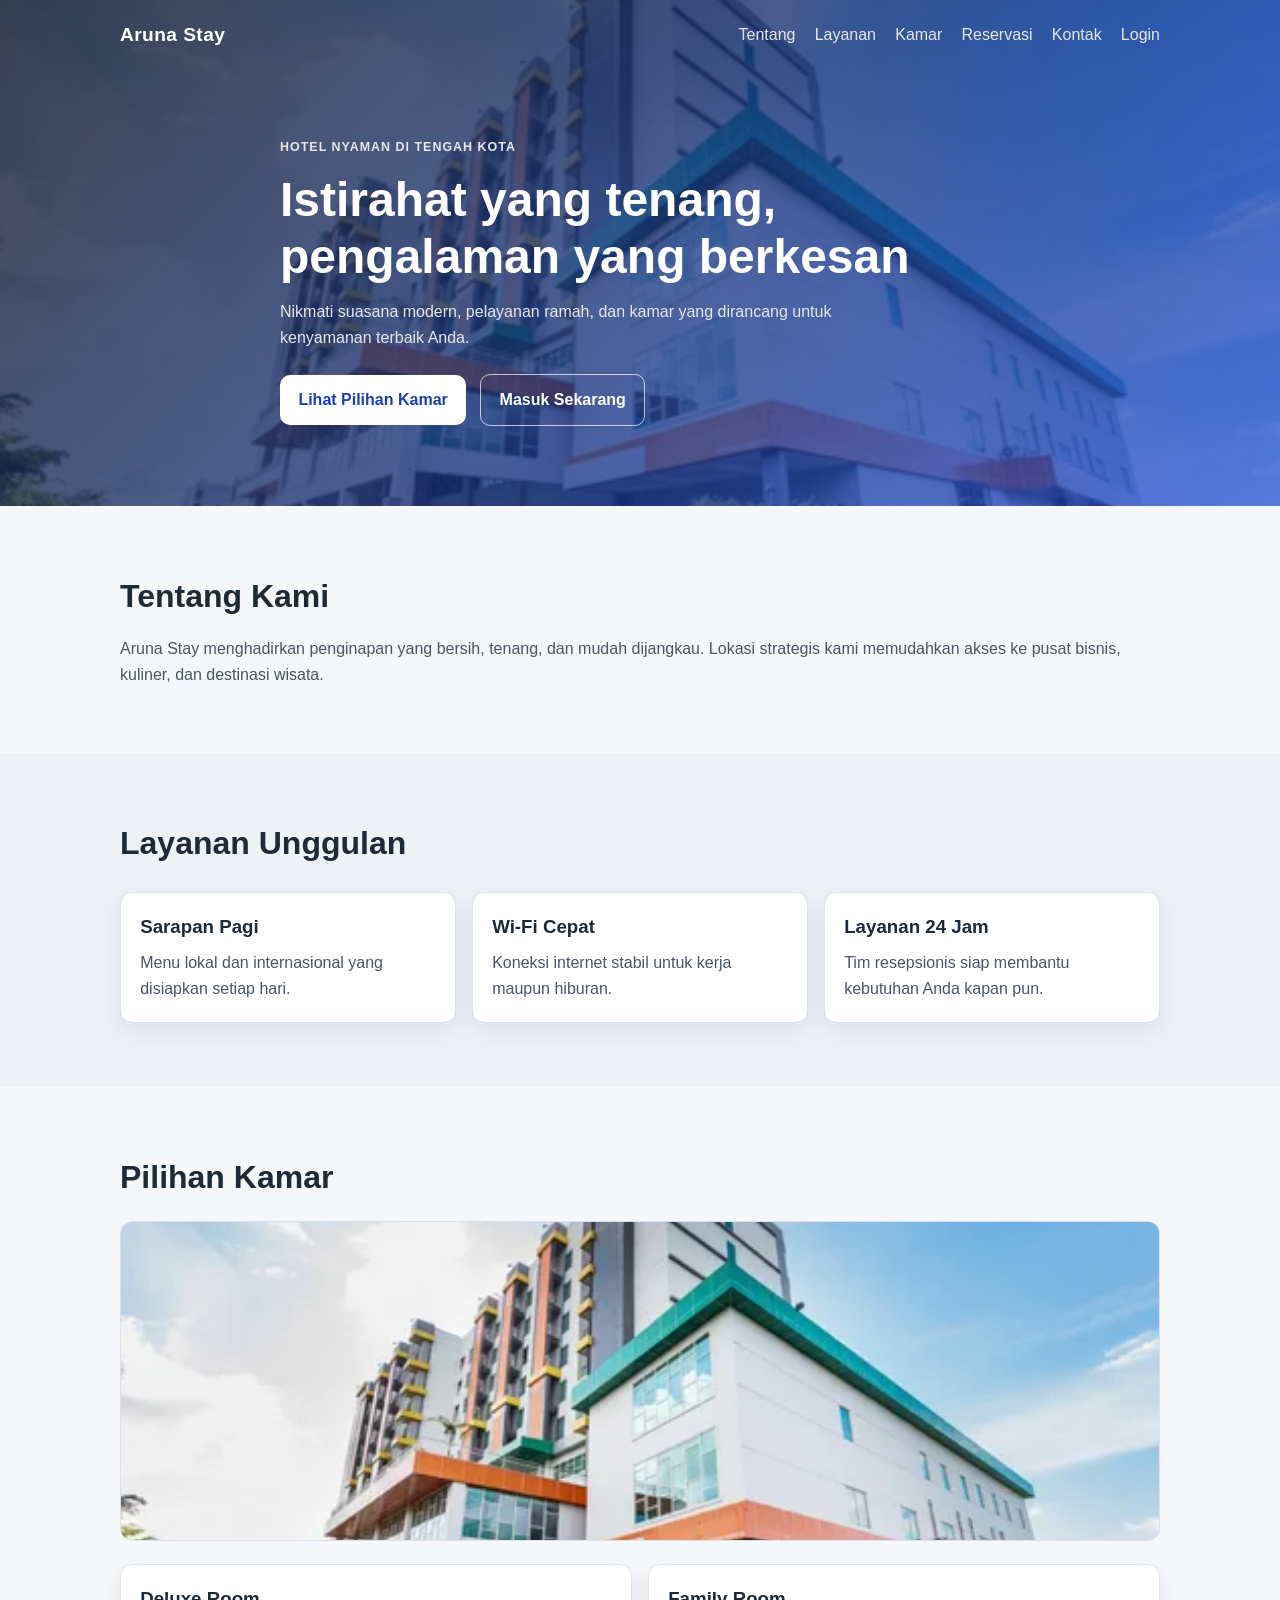
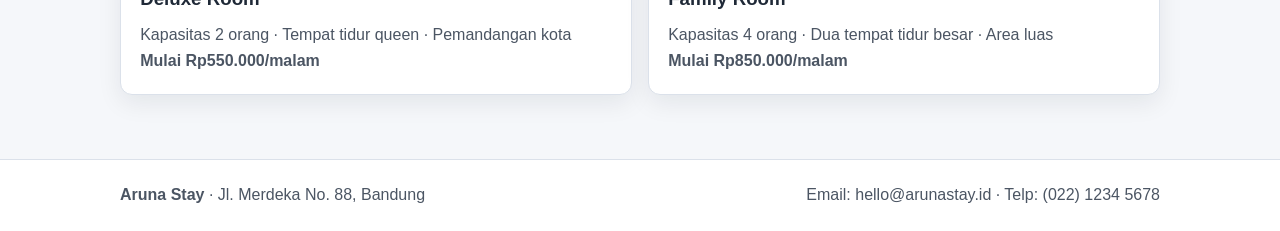
<file: index.html>
<!DOCTYPE html>
<html lang="id">
<head>
  <meta charset="UTF-8" />
  <meta name="viewport" content="width=device-width, initial-scale=1.0" />
  <title>Aruna Stay</title>
  <meta name="description" content="Website hotel sederhana dengan HTML semantik dan Vanilla CSS." />
  <link rel="stylesheet" href="style.css" />
</head>
<body>
  <header class="site-header" id="beranda">
    <nav class="container nav" aria-label="Navigasi utama">
      <a class="brand" href="#beranda">Aruna Stay</a>
      <ul class="nav-links">
        <li><a href="#tentang">Tentang</a></li>
        <li><a href="#layanan">Layanan</a></li>
        <li><a href="#kamar">Kamar</a></li>
        <li><a href="reservasi.html">Reservasi</a></li>
        <li><a href="#kontak">Kontak</a></li>
         <li><a href="login.html">Login</a></li>
      </ul>
    </nav>

    <section class="hero container" aria-labelledby="judul-hero">
      <p class="eyebrow">Hotel nyaman di tengah kota</p>
      <h1 id="judul-hero">Istirahat yang tenang, pengalaman yang berkesan</h1>
      <p>
        Nikmati suasana modern, pelayanan ramah, dan kamar yang dirancang
        untuk kenyamanan terbaik Anda.
      </p>
      <a class="button" href="#kamar">Lihat Pilihan Kamar</a>
      <a class="button button-secondary" href="login.html">Masuk Sekarang</a>
    </section>
  </header>

  <main>
    <section class="section" id="tentang" aria-labelledby="judul-tentang">
      <div class="container">
        <h2 id="judul-tentang">Tentang Kami</h2>
        <p>
          Aruna Stay menghadirkan penginapan yang bersih, tenang, dan mudah
          dijangkau. Lokasi strategis kami memudahkan akses ke pusat bisnis,
          kuliner, dan destinasi wisata.
        </p>
      </div>
    </section>

    <section class="section section-alt" id="layanan" aria-labelledby="judul-layanan">
      <div class="container">
        <h2 id="judul-layanan">Layanan Unggulan</h2>
        <div class="grid-3">
          <article class="card">
            <h3>Sarapan Pagi</h3>
            <p>Menu lokal dan internasional yang disiapkan setiap hari.</p>
          </article>
          <article class="card">
            <h3>Wi-Fi Cepat</h3>
            <p>Koneksi internet stabil untuk kerja maupun hiburan.</p>
          </article>
          <article class="card">
            <h3>Layanan 24 Jam</h3>
            <p>Tim resepsionis siap membantu kebutuhan Anda kapan pun.</p>
          </article>
        </div>
      </div>
    </section>

    <section class="section" id="kamar" aria-labelledby="judul-kamar">
      <div class="container">
        <h2 id="judul-kamar">Pilihan Kamar</h2>
        <img class="section-image" src="img/hotel_bg.png" alt="Interior hotel Aruna Stay" />
        <div class="grid-2">
          <article class="room">
            <h3>Deluxe Room</h3>
            <p>Kapasitas 2 orang · Tempat tidur queen · Pemandangan kota</p>
            <p class="price">Mulai Rp550.000/malam</p>
          </article>
          <article class="room">
            <h3>Family Room</h3>
            <p>Kapasitas 4 orang · Dua tempat tidur besar · Area luas</p>
            <p class="price">Mulai Rp850.000/malam</p>
          </article>
        </div>
      </div>
    </section>
  </main>

  <footer class="site-footer" id="kontak">
    <div class="container footer-content">
      <p><strong>Aruna Stay</strong> · Jl. Merdeka No. 88, Bandung</p>
      <p>Email: hello@arunastay.id · Telp: (022) 1234 5678</p>
    </div>
  </footer>
</body>
</html>
</file>
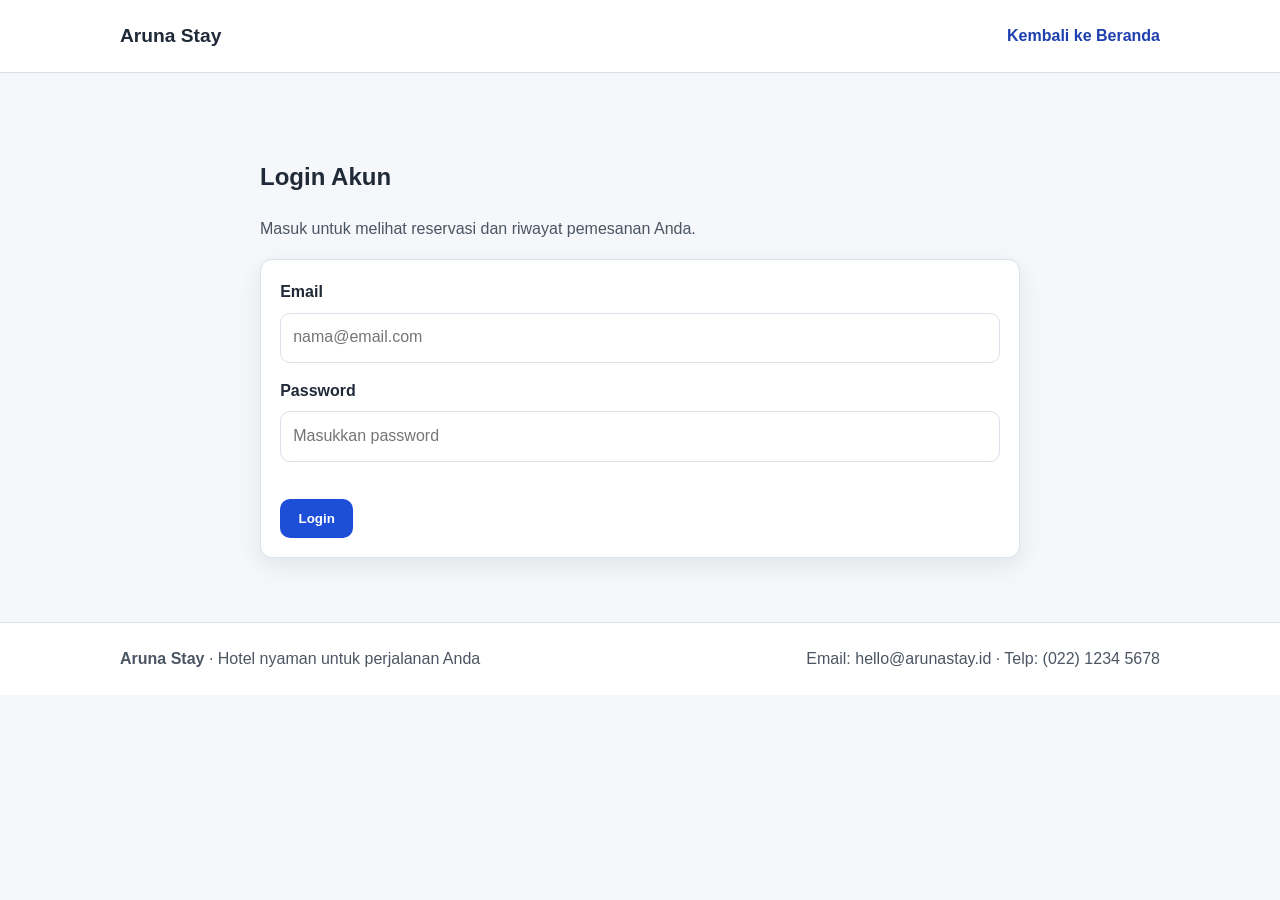
<file: login.html>
<!DOCTYPE html>
<html lang="id">
<head>
  <meta charset="UTF-8" />
  <meta name="viewport" content="width=device-width, initial-scale=1.0" />
  <title>Login - Aruna Stay</title>
  <meta name="description" content="Halaman login website hotel Aruna Stay." />
  <link rel="stylesheet" href="style.css" />
</head>
<body>
  <header class="page-header">
    <nav class="container nav-simple" aria-label="Navigasi halaman login">
      <a class="brand-dark" href="index.html">Aruna Stay</a>
      <a class="link-back" href="index.html">Kembali ke Beranda</a>
    </nav>
  </header>

  <main>
    <section class="section" aria-labelledby="judul-login">
      <div class="container form-container">
        <h1 id="judul-login">Login Akun</h1>
        <p>Masuk untuk melihat reservasi dan riwayat pemesanan Anda.</p>

        <form class="form-card" action="#" method="post">
          <div class="form-group">
            <label for="email">Email</label>
            <input id="email" name="email" type="email" placeholder="nama@email.com" required />
          </div>

          <div class="form-group">
            <label for="password">Password</label>
            <input id="password" name="password" type="password" placeholder="Masukkan password" required />
          </div>

          <button class="button button-submit" type="submit">Login</button>
        </form>
      </div>
    </section>
  </main>

  <footer class="site-footer">
    <div class="container footer-content">
      <p><strong>Aruna Stay</strong> · Hotel nyaman untuk perjalanan Anda</p>
      <p>Email: hello@arunastay.id · Telp: (022) 1234 5678</p>
    </div>
  </footer>
</body>
</html>
</file>
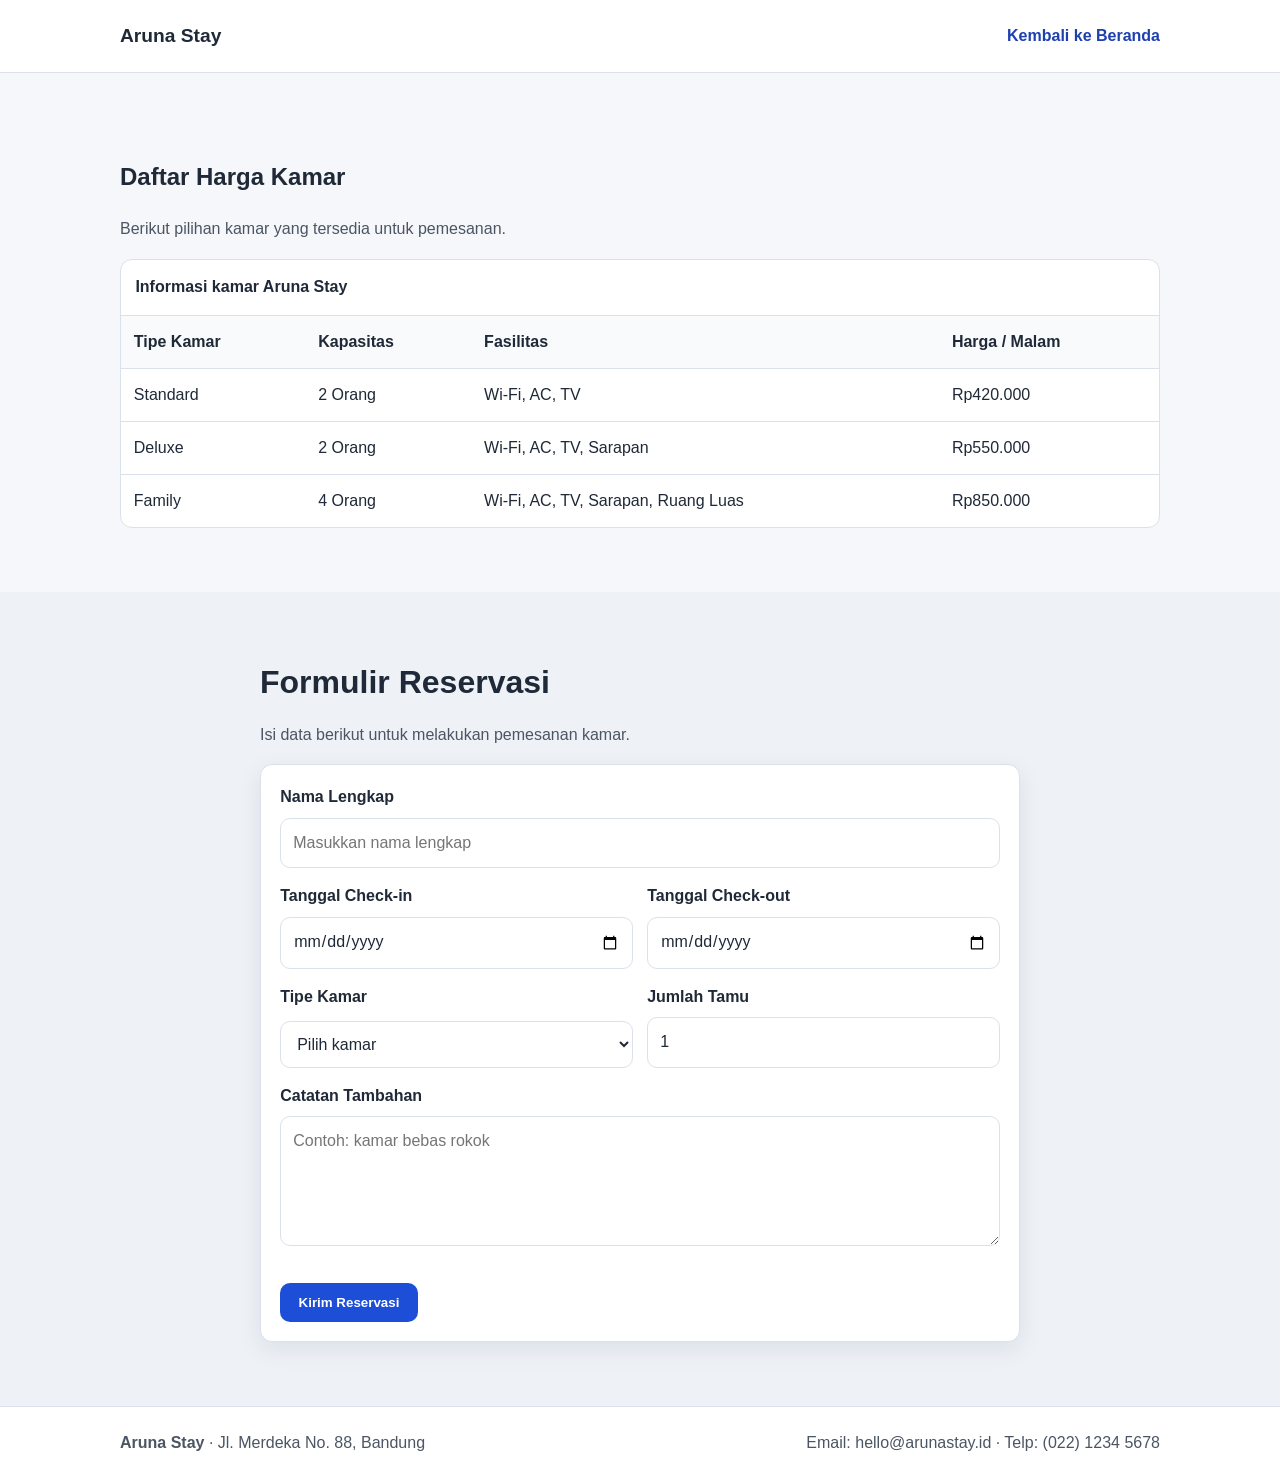
<file: reservasi.html>
<!DOCTYPE html>
<html lang="id">
<head>
  <meta charset="UTF-8" />
  <meta name="viewport" content="width=device-width, initial-scale=1.0" />
  <title>Reservasi - Aruna Stay</title>
  <meta name="description" content="Halaman reservasi hotel dengan tabel dan formulir." />
  <link rel="stylesheet" href="style.css" />
</head>
<body>
  <header class="page-header">
    <nav class="container nav-simple" aria-label="Navigasi halaman reservasi">
      <a class="brand-dark" href="index.html">Aruna Stay</a>
      <a class="link-back" href="index.html">Kembali ke Beranda</a>
    </nav>
  </header>

  <main>
    <section class="section" aria-labelledby="judul-tabel">
      <div class="container">
        <h1 id="judul-tabel">Daftar Harga Kamar</h1>
        <p>Berikut pilihan kamar yang tersedia untuk pemesanan.</p>

        <div class="table-wrap">
          <table>
            <caption>Informasi kamar Aruna Stay</caption>
            <thead>
              <tr>
                <th scope="col">Tipe Kamar</th>
                <th scope="col">Kapasitas</th>
                <th scope="col">Fasilitas</th>
                <th scope="col">Harga / Malam</th>
              </tr>
            </thead>
            <tbody>
              <tr>
                <td>Standard</td>
                <td>2 Orang</td>
                <td>Wi-Fi, AC, TV</td>
                <td>Rp420.000</td>
              </tr>
              <tr>
                <td>Deluxe</td>
                <td>2 Orang</td>
                <td>Wi-Fi, AC, TV, Sarapan</td>
                <td>Rp550.000</td>
              </tr>
              <tr>
                <td>Family</td>
                <td>4 Orang</td>
                <td>Wi-Fi, AC, TV, Sarapan, Ruang Luas</td>
                <td>Rp850.000</td>
              </tr>
            </tbody>
          </table>
        </div>
      </div>
    </section>

    <section class="section section-alt" aria-labelledby="judul-formulir">
      <div class="container form-container">
        <h2 id="judul-formulir">Formulir Reservasi</h2>
        <p>Isi data berikut untuk melakukan pemesanan kamar.</p>

        <form class="form-card" action="#" method="post">
          <div class="form-group">
            <label for="nama">Nama Lengkap</label>
            <input id="nama" name="nama" type="text" placeholder="Masukkan nama lengkap" required />
          </div>

          <div class="form-row">
            <div class="form-group">
              <label for="checkin">Tanggal Check-in</label>
              <input id="checkin" name="checkin" type="date" required />
            </div>
            <div class="form-group">
              <label for="checkout">Tanggal Check-out</label>
              <input id="checkout" name="checkout" type="date" required />
            </div>
          </div>

          <div class="form-row">
            <div class="form-group">
              <label for="tipe-kamar">Tipe Kamar</label>
              <select id="tipe-kamar" name="tipe-kamar" required>
                <option value="">Pilih kamar</option>
                <option value="standard">Standard</option>
                <option value="deluxe">Deluxe</option>
                <option value="family">Family</option>
              </select>
            </div>
            <div class="form-group">
              <label for="tamu">Jumlah Tamu</label>
              <input id="tamu" name="tamu" type="number" min="1" max="4" value="1" required />
            </div>
          </div>

          <div class="form-group">
            <label for="catatan">Catatan Tambahan</label>
            <textarea id="catatan" name="catatan" rows="4" placeholder="Contoh: kamar bebas rokok"></textarea>
          </div>

          <button class="button button-submit" type="submit">Kirim Reservasi</button>
        </form>
      </div>
    </section>
  </main>

  <footer class="site-footer">
    <div class="container footer-content">
      <p><strong>Aruna Stay</strong> · Jl. Merdeka No. 88, Bandung</p>
      <p>Email: hello@arunastay.id · Telp: (022) 1234 5678</p>
    </div>
  </footer>
</body>
</html>
</file>
<file: style.css>
:root {
  --color-bg: #f5f7fa;
  --color-surface: #ffffff;
  --color-surface-muted: #eef2f7;
  --color-text: #1f2937;
  --color-text-soft: #4b5563;
  --color-primary: #1d4ed8;
  --color-primary-dark: #1e40af;
  --color-border: #dbe1ea;

  --radius: 12px;
  --shadow: 0 8px 24px rgba(15, 23, 42, 0.08);
  --container-width: 1040px;
}

* {
  box-sizing: border-box;
}

body {
  margin: 0;
  font-family: "Segoe UI", Tahoma, Geneva, Verdana, sans-serif;
  line-height: 1.65;
  color: var(--color-text);
  background: var(--color-bg);
}

img {
  max-width: 100%;
  display: block;
}

.container {
  width: min(100% - 2rem, var(--container-width));
  margin-inline: auto;
}

.site-header {
  color: #fff;
  background:
    linear-gradient(135deg, rgba(17, 24, 39, 0.78), rgba(29, 78, 216, 0.72)),
    url("img/hotel_bg.png") center / cover no-repeat;
  padding-bottom: 4rem;
}

.nav {
  display: flex;
  align-items: center;
  justify-content: space-between;
  gap: 1rem;
  padding: 1.2rem 0;
}

.brand {
  color: #fff;
  text-decoration: none;
  font-size: 1.2rem;
  font-weight: 700;
  letter-spacing: 0.4px;
}

.nav-links {
  list-style: none;
  display: flex;
  gap: 1.2rem;
  margin: 0;
  padding: 0;
}

.nav-links a {
  color: #e5e7eb;
  text-decoration: none;
  font-weight: 500;
}

.nav-links a:hover,
.nav-links a:focus-visible {
  color: #fff;
}

.hero {
  max-width: 720px;
  padding: 4.2rem 0 1rem;
}

.eyebrow {
  margin: 0;
  text-transform: uppercase;
  letter-spacing: 1px;
  font-size: 0.78rem;
  font-weight: 700;
  color: #bfdbfe;
}

.hero h1 {
  margin: 0.8rem 0 0.8rem;
  line-height: 1.2;
  font-size: clamp(1.9rem, 4.2vw, 3rem);
}

.hero p {
  margin: 0;
  color: #e5e7eb;
  max-width: 62ch;
}

.button {
  display: inline-block;
  margin-top: 1.4rem;
  background: #fff;
  color: var(--color-primary-dark);
  text-decoration: none;
  font-weight: 700;
  padding: 0.75rem 1.15rem;
  border-radius: 10px;
  transition: transform 0.2s ease, background-color 0.2s ease;
}

.button-secondary {
  margin-left: 0.6rem;
  background: transparent;
  color: #fff;
  border: 1px solid rgba(255, 255, 255, 0.7);
}

.button-secondary:hover,
.button-secondary:focus-visible {
  background: rgba(255, 255, 255, 0.14);
  color: #fff;
}

.button:hover,
.button:focus-visible {
  background: #dbeafe;
  transform: translateY(-2px);
}

.section {
  padding: 4rem 0;
}

.section h2 {
  margin: 0 0 0.8rem;
  font-size: clamp(1.4rem, 2.6vw, 2rem);
}

.section p {
  margin: 0;
  color: var(--color-text-soft);
}

.section-image {
  width: 100%;
  max-height: 320px;
  object-fit: cover;
  border-radius: var(--radius);
  margin-top: 1.1rem;
  border: 1px solid var(--color-border);
}

.section-alt {
  background: var(--color-surface-muted);
}

.grid-3,
.grid-2 {
  margin-top: 1.4rem;
  display: grid;
  gap: 1rem;
}

.grid-3 {
  grid-template-columns: repeat(3, minmax(0, 1fr));
}

.grid-2 {
  grid-template-columns: repeat(2, minmax(0, 1fr));
}

.card,
.room {
  background: var(--color-surface);
  border: 1px solid var(--color-border);
  border-radius: var(--radius);
  padding: 1.2rem;
  box-shadow: var(--shadow);
}

.card h3,
.room h3 {
  margin-top: 0;
  margin-bottom: 0.45rem;
}

.price {
  margin-top: 0.8rem;
  font-weight: 700;
  color: var(--color-primary);
}

.site-footer {
  border-top: 1px solid var(--color-border);
  background: #fff;
  padding: 1.4rem 0;
}

.page-header {
  background: #fff;
  border-bottom: 1px solid var(--color-border);
}

.nav-simple {
  min-height: 72px;
  display: flex;
  align-items: center;
  justify-content: space-between;
  gap: 1rem;
}

.brand-dark {
  color: var(--color-text);
  text-decoration: none;
  font-size: 1.2rem;
  font-weight: 700;
}

.link-back {
  color: var(--color-primary-dark);
  text-decoration: none;
  font-weight: 600;
}

.form-container {
  max-width: 760px;
}

.form-card {
  margin-top: 1rem;
  background: var(--color-surface);
  border: 1px solid var(--color-border);
  border-radius: var(--radius);
  box-shadow: var(--shadow);
  padding: 1.2rem;
}

.form-row {
  display: grid;
  grid-template-columns: 1fr 1fr;
  gap: 0.9rem;
}

.form-group {
  display: grid;
  gap: 0.45rem;
  margin-bottom: 0.95rem;
}

.form-group label {
  font-weight: 600;
  color: var(--color-text);
}

.form-group input,
.form-group select,
.form-group textarea {
  width: 100%;
  padding: 0.68rem 0.75rem;
  border: 1px solid var(--color-border);
  border-radius: 10px;
  font: inherit;
  color: var(--color-text);
  background: #fff;
}

.form-group input:focus,
.form-group select:focus,
.form-group textarea:focus {
  outline: 2px solid rgba(29, 78, 216, 0.22);
  border-color: var(--color-primary);
}

.button-submit {
  background: var(--color-primary);
  color: #fff;
  border: 0;
  cursor: pointer;
}

.button-submit:hover,
.button-submit:focus-visible {
  background: var(--color-primary-dark);
}

.table-wrap {
  margin-top: 1rem;
  overflow-x: auto;
  border: 1px solid var(--color-border);
  border-radius: var(--radius);
  background: #fff;
}

table {
  width: 100%;
  border-collapse: collapse;
}

caption {
  padding: 0.9rem;
  font-weight: 700;
  color: var(--color-text);
  text-align: left;
}

th,
td {
  border-top: 1px solid var(--color-border);
  padding: 0.8rem;
  text-align: left;
}

thead th {
  background: #f9fafb;
}

.footer-content {
  display: flex;
  flex-wrap: wrap;
  justify-content: space-between;
  gap: 0.7rem 1.2rem;
}

.footer-content p {
  margin: 0;
  color: var(--color-text-soft);
}

@media (max-width: 900px) {
  .grid-3 {
    grid-template-columns: 1fr 1fr;
  }
}

@media (max-width: 700px) {
  .nav {
    flex-direction: column;
    align-items: flex-start;
  }

  .hero {
    padding-top: 2.7rem;
  }

  .grid-3,
  .grid-2 {
    grid-template-columns: 1fr;
  }

  .button-secondary {
    margin-left: 0;
  }

  .form-row {
    grid-template-columns: 1fr;
  }

  .nav-simple {
    flex-direction: column;
    align-items: flex-start;
    justify-content: center;
    padding: 0.8rem 0;
  }
}
</file>
